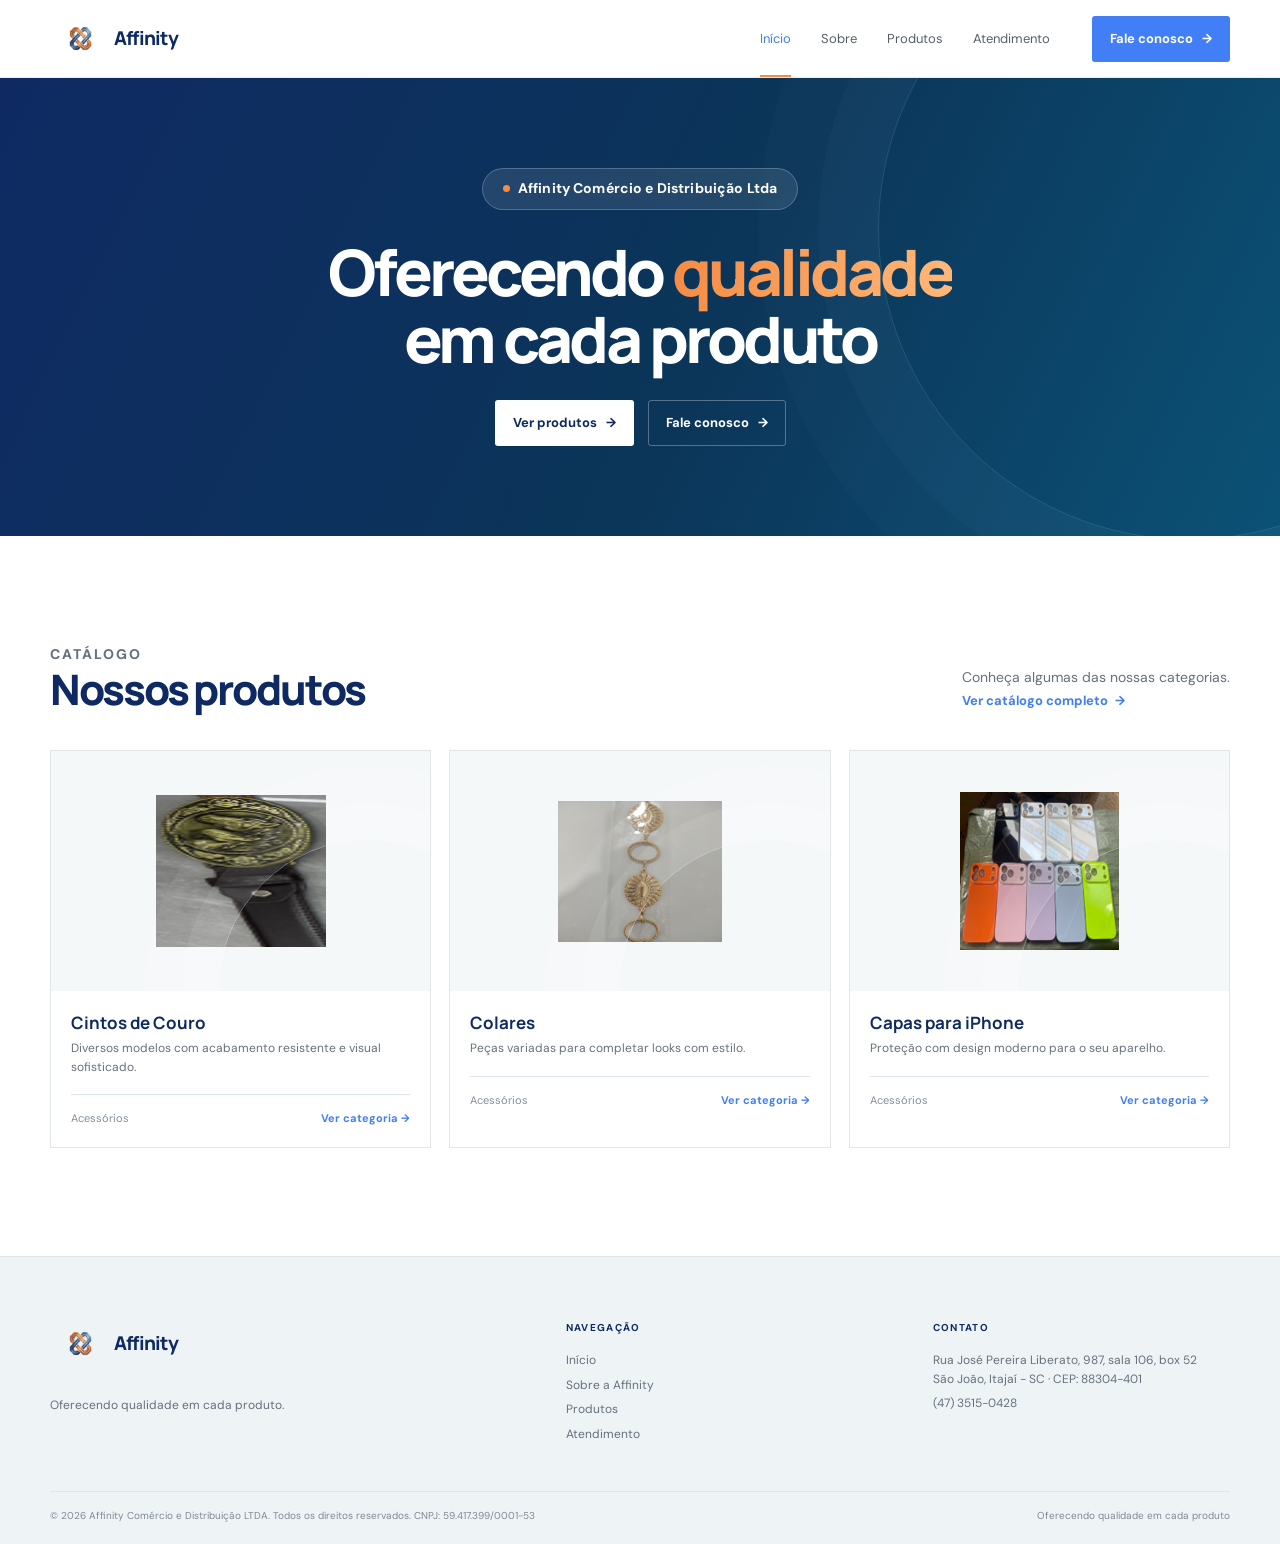
<file: index.html>
<!doctype html>
<html lang="pt-BR">

<head id="html-head">
	<meta charset="UTF-8">
	<meta name="viewport" content="width=device-width, initial-scale=1.0">
	<meta name="theme-color" content="#0d2f51">
	<meta name="description" content="Affinity Comércio e Distribuição Ltda: produtos de qualidade com atendimento ágil e distribuição pontual. Conheça nosso catálogo.">
	<meta name="robots" content="index, follow">
	<link rel="canonical" href="https://affinitycomercio.com.br/">
	<title>Affinity Comércio e Distribuição - Qualidade em cada produto</title>
	<meta property="og:type" content="website">
	<meta property="og:locale" content="pt_BR">
	<meta property="og:site_name" content="Affinity Comércio e Distribuição">
	<meta property="og:title" content="Affinity Comércio e Distribuição - Qualidade em cada produto">
	<meta property="og:description" content="Produtos de qualidade com atendimento ágil e distribuição pontual. Conheça nosso catálogo.">
	<meta property="og:image" content="https://affinitycomercio.com.br/logo_novo.png">
	<meta property="og:url" content="https://affinitycomercio.com.br/">
	<meta name="twitter:card" content="summary">
	<link rel="preconnect" href="https://fonts.googleapis.com">
	<link rel="preconnect" href="https://fonts.gstatic.com" crossorigin>
	<link rel="icon" href="./favicon.ico" type="image/x-icon">
	<link
		href="https://fonts.googleapis.com/css2?family=DM+Sans:wght@400;500;600;700&family=Manrope:wght@600;700;800&display=swap"
		rel="stylesheet">
	<link rel="stylesheet" href="./main.css">
</head>

<body id="html-body">
	<header class="site-header">
		<div class="header-inner">
			<a class="brand" href="./index.html" aria-label="Affinity - página inicial">
				<img class="brand-mark" src="./logo_novo.png" alt="" aria-hidden="true"><span>Affinity</span>
			</a>
			<nav class="main-nav" id="main-nav" aria-label="Navegação principal">
				<a href="./index.html" aria-current="page">Início</a>
				<a href="./sobre.html">Sobre</a>
				<a href="./produtos.html">Produtos</a>
				<a href="./atendimento.html">Atendimento</a>
			</nav>
			<div class="header-actions">
				<a class="btn btn-dark" href="./atendimento.html">
					Fale conosco 
					<span aria-hidden="true">→</span>
				</a>
				<button class="menu-toggle" type="button" aria-controls="main-nav" aria-expanded="false" aria-label="Abrir menu">
					<svg width="22" height="22" viewBox="0 0 24 24" fill="none" stroke="currentColor" stroke-width="1.8">
						<path d="M4 7h16M4 12h16M4 17h16" />
					</svg>
				</button>
			</div>
		</div>
	</header>
	<main id="conteudo">
		<div id="content">
			<section class="hero">
				<div class="container hero-inner-simple">
					<p class="eyebrow-badge">Affinity Comércio e Distribuição Ltda</p>
					<h1>Oferecendo <span>qualidade</span> em cada produto</h1>
					<div class="actions">
						<a class="btn btn-primary" href="#produtos">
							Ver produtos
							<span aria-hidden="true">→</span>
						</a>
						<a class="btn btn-outline" href="./atendimento.html">
							Fale conosco
							<span aria-hidden="true">→</span>
						</a>
					</div>
				</div>
			</section>

			<section class="section" id="produtos">
				<div class="container">
					<div class="section-heading">
						<div>
							<p class="overline section-label">Catálogo</p>
							<h2>Nossos produtos</h2>
						</div>
						<div>
							<p>Conheça algumas das nossas categorias.</p>
							<a class="text-link" href="./produtos.html">
								Ver catálogo completo 
								<span aria-hidden="true">→</span>
							</a>
						</div>
					</div>
					<div class="products-grid">
						<article class="product-card reveal">
							<a href="./produtos.html#cinto-de-couro" aria-label="Ver categoria Cintos de Couro">
								<div class="product-visual product-visual-image">
									<img src="./products/cinto-de-couro/ZX-A-30A.png" alt="Cinto de couro Affinity" loading="lazy">
								</div>
								<div class="product-info">
									<h3>Cintos de Couro</h3>
									<p>Diversos modelos com acabamento resistente e visual sofisticado.</p>
									<div class="product-meta">
										<span>Acessórios</span>
										<strong>
											Ver categoria 
											<span aria-hidden="true">→</span>
										</strong>
									</div>
								</div>
							</a>
						</article>
						<article class="product-card reveal">
							<a href="./produtos.html#colar" aria-label="Ver categoria Colares">
								<div class="product-visual product-visual-image">
									<img src="./products/colar/JN-A46.png" alt="Colar Affinity" loading="lazy">
								</div>
								<div class="product-info">
									<h3>Colares</h3>
									<p>Peças variadas para completar looks com estilo.</p>
									<div class="product-meta">
										<span>Acessórios</span>
										<strong>Ver categoria 
											<span aria-hidden="true">→</span>
										</strong>
									</div>
								</div>
							</a>
						</article>
						<article class="product-card reveal">
							<a href="./produtos.html#capa-iphone" aria-label="Ver categoria Capas para iPhone">
								<div class="product-visual product-visual-image">
									<img src="./products/capa-iphone/6X-15.png" alt="Capa para iPhone Affinity" loading="lazy">
								</div>
								<div class="product-info">
									<h3>Capas para iPhone</h3>
									<p>Proteção com design moderno para o seu aparelho.</p>
									<div class="product-meta">
										<span>Acessórios</span>
										<strong>Ver categoria 
											<span aria-hidden="true">→</span>
										</strong>
									</div>
								</div>
							</a>
						</article>
					</div>
				</div>
			</section>

	<footer class="site-footer">
		<div class="container">
			<div class="footer-grid">
				<div class="footer-brand">
					<a class="brand" href="./index.html" aria-label="Affinity - página inicial">
						<img class="brand-mark" src="./logo_novo.png" alt="" aria-hidden="true">
						<span>Affinity</span>
					</a>
					<p>Oferecendo qualidade em cada produto.</p>
				</div>
				<div class="footer-col">
					<h3>Navegação</h3>
					<a href="./index.html">Início</a>
					<a href="./sobre.html">Sobre a Affinity</a>
					<a href="./produtos.html">Produtos</a>
					<a href="./atendimento.html">Atendimento</a>
				</div>
				<div class="footer-col">
					<h3>Contato</h3>
					<a href="https://maps.google.com/?q=Rua+Jose+Pereira+Liberato+987+Sao+Joao+Itajai+SC+88304-401" target="_blank" rel="noopener">
						Rua José Pereira Liberato, 987, sala 106, box 52<br>São João, Itajaí - SC · CEP: 88304-401
					</a>
					<a href="tel:+554735150428">(47) 3515-0428</a>
				</div>
			</div>
			<div class="footer-bottom">
				<span>© 2026 Affinity Comércio e Distribuição LTDA. Todos os direitos reservados. CNPJ: 59.417.399/0001-53</span>
				<span>Oferecendo qualidade em cada produto</span>
			</div>
		</div>
	</footer>
	<script src="./main.js"></script>
</body>

</html>
</file>
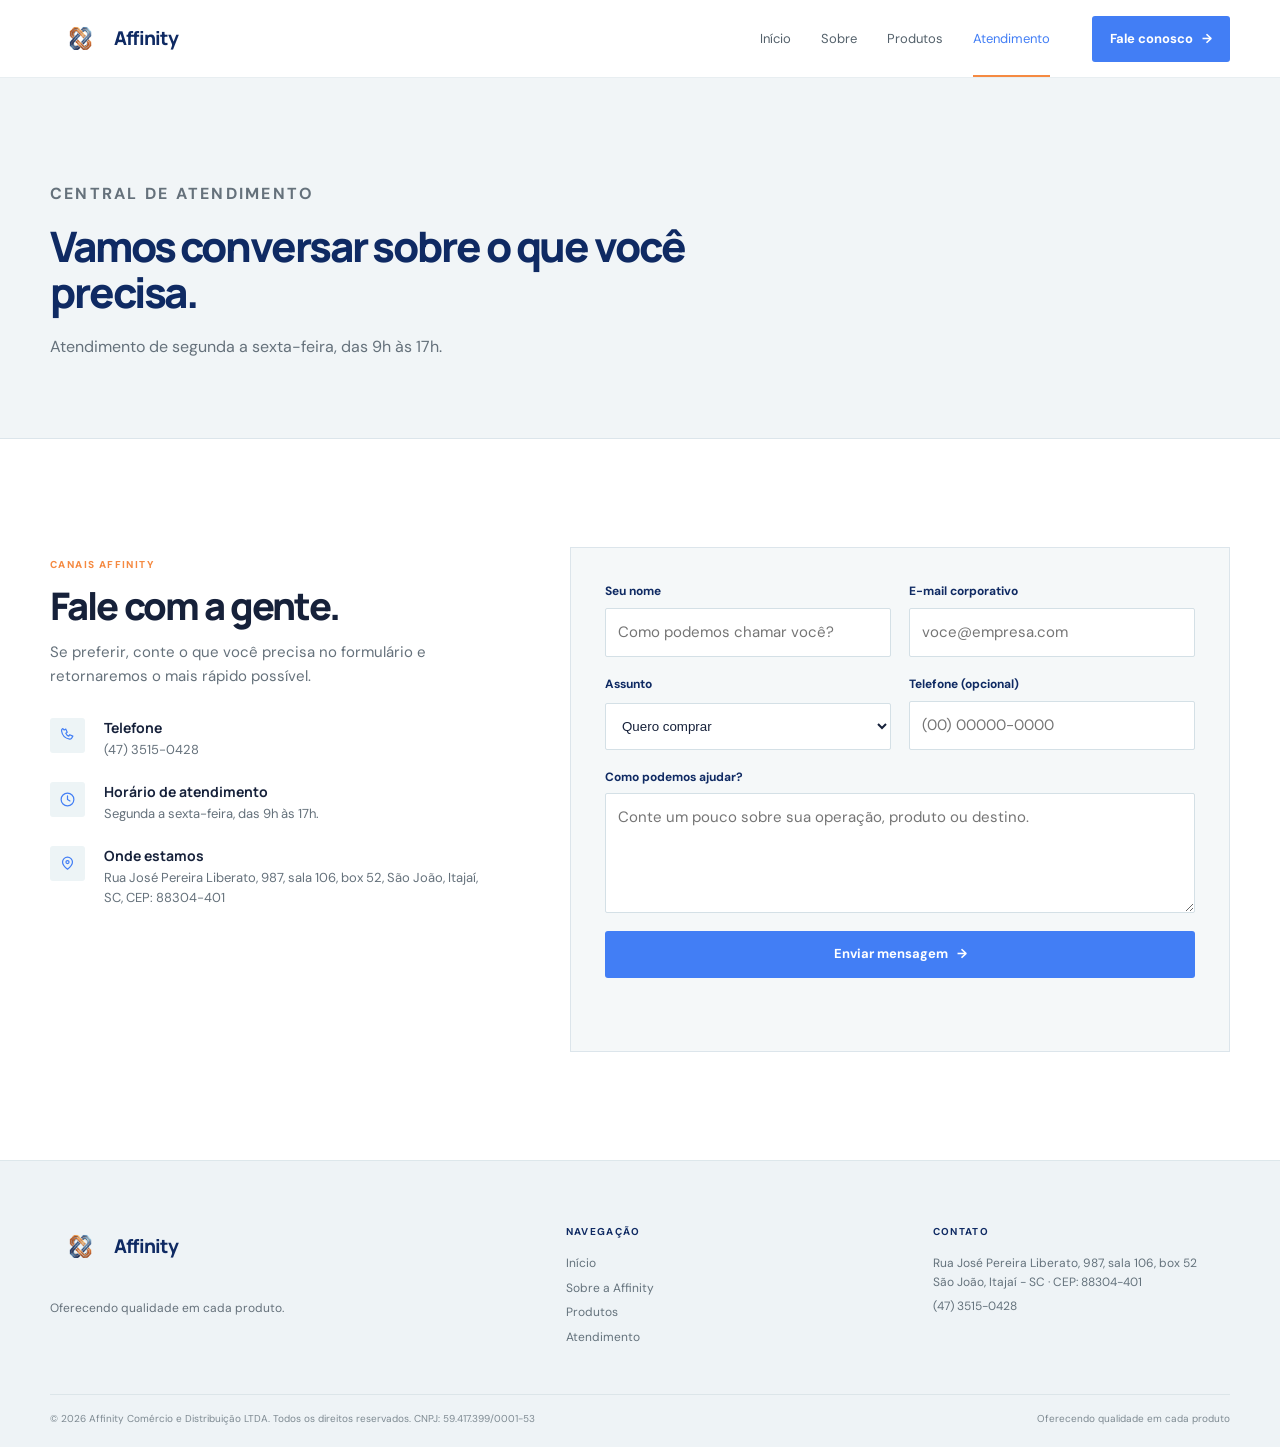
<file: atendimento.html>
<!doctype html>
<html lang="pt-BR">

<head id="html-head">
	<meta charset="UTF-8">
	<meta name="viewport" content="width=device-width, initial-scale=1.0">
	<meta name="theme-color" content="#0d2f51">
	<meta name="description" content="Fale com a Affinity Comércio e Distribuição. Atendimento de segunda a sexta, das 9h às 17h. Telefone, localização e formulário de contato.">
	<meta name="robots" content="index, follow">
	<link rel="canonical" href="https://affinitycomercio.com.br/atendimento.html">
	<title>Atendimento - Affinity | Fale conosco</title>
	<meta property="og:type" content="website">
	<meta property="og:locale" content="pt_BR">
	<meta property="og:site_name" content="Affinity Comércio e Distribuição">
	<meta property="og:title" content="Atendimento - Affinity | Fale conosco">
	<meta property="og:description" content="Fale com a Affinity Comércio e Distribuição. Atendimento de segunda a sexta, das 9h às 17h.">
	<meta property="og:image" content="https://affinitycomercio.com.br/logo_novo.png">
	<meta property="og:url" content="https://affinitycomercio.com.br/atendimento.html">
	<meta name="twitter:card" content="summary">
	<link rel="preconnect" href="https://fonts.googleapis.com">
	<link rel="preconnect" href="https://fonts.gstatic.com" crossorigin>
	<link rel="icon" href="./favicon.ico" type="image/x-icon">
	<link
		href="https://fonts.googleapis.com/css2?family=DM+Sans:wght@400;500;600;700&family=Manrope:wght@600;700;800&display=swap"
		rel="stylesheet">
	<link rel="stylesheet" href="./main.css">
</head>

<body id="html-body">
	<header class="site-header">
		<div class="header-inner">
			<a class="brand" href="./index.html" aria-label="Affinity - página inicial">
				<img class="brand-mark" src="./logo_novo.png" alt="" aria-hidden="true"><span>Affinity</span>
			</a>
			<nav class="main-nav" id="main-nav" aria-label="Navegação principal">
				<a href="./index.html">Início</a>
				<a href="./sobre.html">Sobre</a>
				<a href="./produtos.html">Produtos</a>
				<a href="./atendimento.html" aria-current="page">Atendimento</a>
			</nav>
			<div class="header-actions">
				<a class="btn btn-dark" href="./atendimento.html">
					Fale conosco 
					<span aria-hidden="true">→</span>
				</a>
				<button class="menu-toggle" type="button" aria-controls="main-nav" aria-expanded="false" aria-label="Abrir menu">
					<svg width="22" height="22" viewBox="0 0 24 24" fill="none" stroke="currentColor" stroke-width="1.8">
						<path d="M4 7h16M4 12h16M4 17h16" />
					</svg>
				</button>
			</div>
		</div>
	</header>
	<main id="conteudo">
		<div id="content">
			<section class="page-hero">
				<div class="container">
					<p class="eyebrow">Central de Atendimento</p>
					<h1>Vamos conversar sobre o que você precisa.</h1>
					<p>Atendimento de segunda a sexta-feira, das 9h às 17h.</p>
				</div>
			</section>
			<section class="section">
				<div class="container contact-grid">
					<div>
						<p class="overline">Canais Affinity</p>
						<h2 class="contact-heading">Fale com a gente.</h2>
						<p class="contact-lead">Se preferir, conte o que você precisa no formulário e retornaremos o
							mais rápido possível.</p>
						<div class="contact-list">
							<div class="contact-item">
								<div class="icon-box">
									<svg viewBox="0 0 24 24" fill="none" stroke="currentColor"
										stroke-width="1.7" stroke-linecap="round" stroke-linejoin="round"
										aria-hidden="true">
										<path
											d="M7.3 4.2 9.6 3l2 4.4-2 1.3c.9 2 2.2 3.4 4.2 4.2l1.3-2 4.4 2-1.2 2.3c-.6 1.2-1.9 2-3.3 1.8-6.5-1-10.4-4.9-11.4-11.4-.2-1.4.6-2.7 1.8-3.4Z" />
									</svg>
								</div>
								<div>
									<h3>Telefone</h3>
									<p>(47) 3515-0428</p>
								</div>
							</div>
							<div class="contact-item">
								<div class="icon-box">
									<svg viewBox="0 0 24 24" fill="none" stroke="currentColor"
										stroke-width="1.7" stroke-linecap="round" stroke-linejoin="round"
										aria-hidden="true">
										<circle cx="12" cy="12" r="9" />
										<path d="M12 7v5l3.5 2" />
									</svg>
								</div>
								<div>
									<h3>Horário de atendimento</h3>
									<p>Segunda a sexta-feira, das 9h às 17h.</p>
								</div>
							</div>
							<div class="contact-item">
								<div class="icon-box">
									<svg viewBox="0 0 24 24" fill="none" stroke="currentColor"
										stroke-width="1.7" stroke-linecap="round" stroke-linejoin="round"
										aria-hidden="true">
										<path d="M19 10c0 5-7 10-7 10S5 15 5 10a7 7 0 1 1 14 0Z" />
										<circle cx="12" cy="10" r="2.2" />
									</svg>
								</div>
								<div>
									<h3>Onde estamos</h3>
									<p>Rua José Pereira Liberato, 987, sala 106, box 52, São João, Itajaí, SC, CEP:
										88304-401</p>
								</div>
							</div>
						</div>
					</div>
					<form class="contact-form" id="contact-form">
						<div class="form-grid">
							<div class="field">
								<label for="name">Seu nome</label>
								<input id="name" name="name" autocomplete="name" required placeholder="Como podemos chamar você?">
							</div>
							<div class="field">
								<label for="email">E-mail corporativo</label>
								<input id="email" name="email" type="email" autocomplete="email" required placeholder="voce@empresa.com">
							</div>
							<div class="field">
								<label for="interest">Assunto</label>
								<select id="interest" name="interest">
									<option>Quero comprar</option>
									<option>Quero vender</option>
									<option>Preciso de logística</option>
									<option>Outro assunto</option>
								</select>
							</div>
							<div class="field">
								<label for="phone">Telefone (opcional)</label>
								<input id="phone" name="phone" autocomplete="tel" placeholder="(00) 00000-0000">
							</div>
							<div class="field full">
								<label for="message">Como podemos ajudar?</label>
								<textarea id="message" name="message" required placeholder="Conte um pouco sobre sua operação, produto ou destino."></textarea>
							</div>
							<div class="field full">
								<button class="btn btn-dark" type="submit">
									Enviar mensagem 
									<span aria-hidden="true">→</span>
								</button>
								<p class="form-message" id="form-message" role="status" aria-live="polite"></p>
							</div>
						</div>
					</form>
				</div>
			</section>
		</div>
	</main>
	<footer class="site-footer">
		<div class="container">
			<div class="footer-grid">
				<div class="footer-brand">
					<a class="brand" href="./index.html" aria-label="Affinity - página inicial">
						<img class="brand-mark" src="./logo_novo.png" alt="" aria-hidden="true">
						<span>Affinity</span>
					</a>
					<p>Oferecendo qualidade em cada produto.</p>
				</div>
				<div class="footer-col">
					<h3>Navegação</h3>
					<a href="./index.html">Início</a>
					<a href="./sobre.html">Sobre a Affinity</a>
					<a href="./produtos.html">Produtos</a>
					<a href="./atendimento.html">Atendimento</a>
				</div>
				<div class="footer-col">
					<h3>Contato</h3>
					<a href="https://maps.google.com/?q=Rua+Jose+Pereira+Liberato+987+Sao+Joao+Itajai+SC+88304-401" target="_blank" rel="noopener">
						Rua José Pereira Liberato, 987, sala 106, box 52<br>São João, Itajaí - SC · CEP: 88304-401
					</a>
					<a href="tel:+554735150428">(47) 3515-0428</a>
				</div>
			</div>
			<div class="footer-bottom">
				<span>© 2026 Affinity Comércio e Distribuição LTDA. Todos os direitos reservados. CNPJ: 59.417.399/0001-53</span>
				<span>Oferecendo qualidade em cada produto</span>
			</div>
		</div>
	</footer>
	<script src="./main.js"></script>
</body>

</html>
</file>
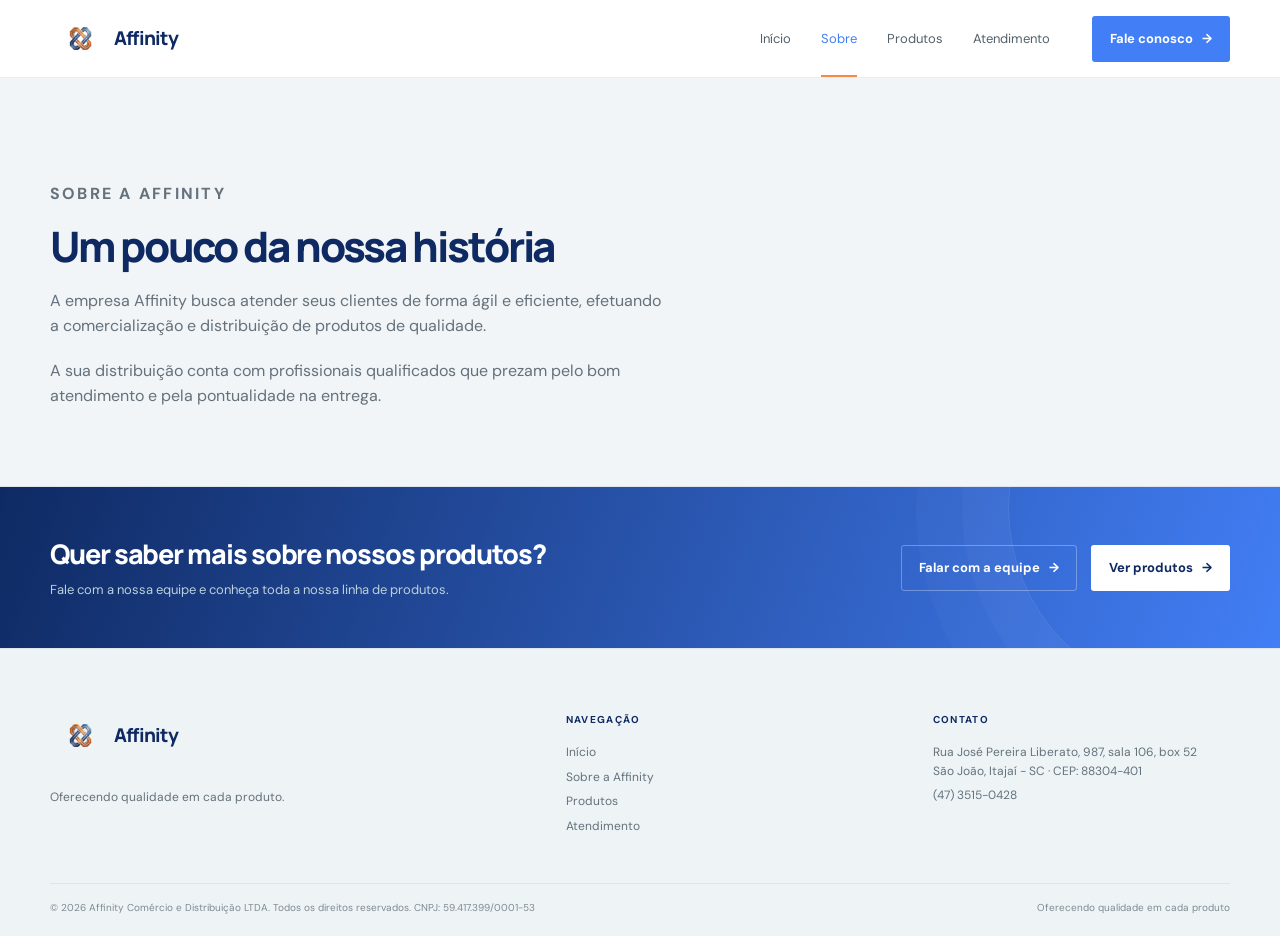
<file: sobre.html>
<!doctype html>
<html lang="pt-BR">

<head id="html-head">
	<meta charset="UTF-8">
	<meta name="viewport" content="width=device-width, initial-scale=1.0">
	<meta name="theme-color" content="#0d2f51">
	<meta name="description" content="Conheça a história da Affinity Comércio e Distribuição Ltda: agilidade, eficiência e profissionais qualificados na entrega de produtos de qualidade.">
	<meta name="robots" content="index, follow">
	<link rel="canonical" href="https://affinitycomercio.com.br/sobre.html">
	<title>Sobre a Affinity | Nossa história</title>
	<meta property="og:type" content="website">
	<meta property="og:locale" content="pt_BR">
	<meta property="og:site_name" content="Affinity Comércio e Distribuição">
	<meta property="og:title" content="Sobre a Affinity | Nossa história">
	<meta property="og:description" content="Conheça a história da Affinity Comércio e Distribuição Ltda: agilidade, eficiência e profissionais qualificados.">
	<meta property="og:image" content="https://affinitycomercio.com.br/logo_novo.png">
	<meta property="og:url" content="https://affinitycomercio.com.br/sobre.html">
	<meta name="twitter:card" content="summary">
	<link rel="preconnect" href="https://fonts.googleapis.com">
	<link rel="preconnect" href="https://fonts.gstatic.com" crossorigin>
	<link rel="icon" href="./favicon.ico" type="image/x-icon">
	<link
		href="https://fonts.googleapis.com/css2?family=DM+Sans:wght@400;500;600;700&family=Manrope:wght@600;700;800&display=swap"
		rel="stylesheet">
	<link rel="stylesheet" href="./main.css">
</head>

<body id="html-body">
	<header class="site-header">
		<div class="header-inner">
			<a class="brand" href="./index.html" aria-label="Affinity - página inicial">
				<img class="brand-mark" src="./logo_novo.png" alt="" aria-hidden="true"><span>Affinity</span>
			</a>
			<nav class="main-nav" id="main-nav" aria-label="Navegação principal">
				<a href="./index.html">Início</a>
				<a href="./sobre.html" aria-current="page">Sobre</a>
				<a href="./produtos.html">Produtos</a>
				<a href="./atendimento.html">Atendimento</a>
			</nav>
			<div class="header-actions">
				<a class="btn btn-dark" href="./atendimento.html">
					Fale conosco
					<span aria-hidden="true">→</span>
				</a>
				<button class="menu-toggle" type="button" aria-controls="main-nav" aria-expanded="false"
					aria-label="Abrir menu">
					<svg width="22" height="22" viewBox="0 0 24 24" fill="none" stroke="currentColor"
						stroke-width="1.8">
						<path d="M4 7h16M4 12h16M4 17h16" />
					</svg>
				</button>
			</div>
		</div>
	</header>
	<main id="conteudo">
		<div id="content">
			<section class="page-hero">
				<div class="container">
					<p class="eyebrow">Sobre a Affinity</p>
					<h1>Um pouco da nossa história</h1>
					<p>A empresa Affinity busca atender seus clientes de forma ágil e eficiente, efetuando a
						comercialização e distribuição de produtos de qualidade.</p>
					<p>A sua distribuição conta com profissionais qualificados que prezam pelo bom atendimento e
						pela pontualidade na entrega.</p>
				</div>
			</section>
			<section class="cta">
				<div class="container cta-inner">
					<div>
						<h2>Quer saber mais sobre nossos produtos?</h2>
						<p>Fale com a nossa equipe e conheça toda a nossa linha de produtos.</p>
					</div>
					<div class="actions">
						<a class="btn btn-outline" href="./atendimento.html">
							Falar com a equipe
							<span aria-hidden="true">→</span>
						</a>
						<a class="btn btn-primary" href="./produtos.html">
							Ver produtos
							<span aria-hidden="true">→</span>
						</a>
					</div>
				</div>
			</section>
		</div>
	</main>
	<footer class="site-footer">
		<div class="container">
			<div class="footer-grid">
				<div class="footer-brand">
					<a class="brand" href="./index.html" aria-label="Affinity - página inicial">
						<img class="brand-mark" src="./logo_novo.png" alt="" aria-hidden="true">
						<span>Affinity</span>
					</a>
					<p>Oferecendo qualidade em cada produto.</p>
				</div>
				<div class="footer-col">
					<h3>Navegação</h3>
					<a href="./index.html">Início</a>
					<a href="./sobre.html">Sobre a Affinity</a>
					<a href="./produtos.html">Produtos</a>
					<a href="./atendimento.html">Atendimento</a>
				</div>
				<div class="footer-col">
					<h3>Contato</h3>
					<a href="https://maps.google.com/?q=Rua+Jose+Pereira+Liberato+987+Sao+Joao+Itajai+SC+88304-401" target="_blank" rel="noopener">
						Rua José Pereira Liberato, 987, sala 106, box 52<br>São João, Itajaí - SC · CEP: 88304-401
					</a>
					<a href="tel:+554735150428">(47) 3515-0428</a>
				</div>
			</div>
			<div class="footer-bottom">
				<span>© 2026 Affinity Comércio e Distribuição LTDA. Todos os direitos reservados. CNPJ: 59.417.399/0001-53</span>
				<span>Oferecendo qualidade em cada produto</span>
			</div>
		</div>
	</footer>
	<script src="./main.js"></script>
</body>

</html>
</file>
<file: main.css>
:root {
  --navy-950: #0f2a63;
  --navy-900: #15367a;
  --navy-800: #1c4493;
  --ocean: #427ef5;
  --blue: #427ef5;
  --sky: #e8f0ff;
  --ink: #16213a;
  --muted: #65717b;
  --line: #dce5eb;
  --paper: #f7f9fa;
  --soft: #eef3f6;
  --white: #fff;
  --gold: #f58a42;
  --gold-soft: #fde3cc;
  --shadow: 0 12px 30px rgba(12, 39, 60, .08);
  --radius: 4px;
  --max: 1180px;
}

* { box-sizing: border-box; }
html { scroll-behavior: smooth; }
body { margin: 0; background: var(--white); color: var(--ink); font-family: 'DM Sans', system-ui, sans-serif; font-size: 15px; line-height: 1.55; }
a { color: inherit; text-decoration: none; }
button, input, textarea { font: inherit; }
button, a { -webkit-tap-highlight-color: transparent; }
button { cursor: pointer; }
img { max-width: 100%; }
:focus-visible { outline: 3px solid #e3b56b; outline-offset: 3px; }
.skip-link { position: fixed; z-index: 100; top: 12px; left: 12px; transform: translateY(-160%); background: var(--navy-950); color: white; padding: 10px 15px; border-radius: 3px; transition: transform .2s; }
.skip-link:focus { transform: translateY(0); }

.site-header { position: relative; z-index: 10; background: rgba(255,255,255,.97); border-bottom: 1px solid #e8eef1; }
.header-inner { width: min(calc(100% - 48px), var(--max)); min-height: 76px; margin: 0 auto; display: flex; align-items: center; gap: 42px; }
.brand { display: inline-flex; align-items: center; gap: 4px; font-family: Manrope, sans-serif; font-weight: 800; letter-spacing: -.04em; color: var(--navy-950); font-size: 19px; white-space: nowrap; }
.brand-mark { display: inline-block; width: 60px; height: 60px; object-fit: contain; border-radius: 6px; flex-shrink: 0; }
.main-nav { display: flex; align-items: center; gap: 30px; margin-left: auto; }
.main-nav a { font-size: 13px; color: #54616b; padding: 29px 0 26px; border-bottom: 2px solid transparent; transition: color .2s, border-color .2s; }
.main-nav a:hover, .main-nav a[aria-current='page'] { color: var(--ocean); border-color: var(--gold); }
.header-actions { display: flex; align-items: center; gap: 12px; }
.lang { appearance: none; border: 1px solid var(--line); color: #64717c; background: white; border-radius: 3px; padding: 9px 28px 9px 11px; font-size: 12px; background-image: linear-gradient(45deg, transparent 50%, #83909a 50%), linear-gradient(135deg, #83909a 50%, transparent 50%); background-position: calc(100% - 14px) 14px, calc(100% - 10px) 14px; background-size: 4px 4px, 4px 4px; background-repeat: no-repeat; }
.menu-toggle { display: none; border: 0; background: transparent; color: var(--navy-900); padding: 8px; }

.container { width: min(calc(100% - 48px), var(--max)); margin-inline: auto; }
.hero { background: linear-gradient(116deg, var(--navy-950) 0%, #0b3559 55%, #0b5276 100%); color: white; position: relative; overflow: hidden; }
.hero::after { content: ''; position: absolute; width: 620px; height: 620px; right: -220px; top: -160px; border: 1px solid rgba(167,211,222,.17); border-radius: 50%; box-shadow: 0 0 0 60px rgba(167,211,222,.025), 0 0 0 120px rgba(167,211,222,.02); pointer-events: none; }
.hero-inner { min-height: 462px; display: grid; grid-template-columns: 1fr 1fr; align-items: center; gap: 70px; padding-top: 45px; padding-bottom: 38px; position: relative; z-index: 1; }
.hero-inner-simple { display: flex; flex-direction: column; align-items: center; text-align: center; gap: 28px; padding: 90px 0; position: relative; z-index: 1; }
.hero-inner-simple .eyebrow-badge { display: inline-flex; align-items: center; gap: 8px; text-transform: none; font-size: 14px; font-weight: 700; letter-spacing: .01em; color: #fff; background: rgba(255,255,255,.1); border: 1px solid rgba(255,255,255,.22); padding: 9px 20px; border-radius: 999px; margin: 0; backdrop-filter: blur(6px); }
.hero-inner-simple .eyebrow-badge::before { content: ''; width: 7px; height: 7px; border-radius: 50%; background: var(--gold); flex-shrink: 0; }
.hero-inner-simple h1 { font: 800 clamp(34px, 5.5vw, 56px)/1.15 Manrope, sans-serif; letter-spacing: -.04em; margin: 0; max-width: 820px; }
.hero-inner-simple .actions { margin: 0; }
.hero-inner-simple h1 span { background: linear-gradient(100deg, var(--gold), #ffb87a); -webkit-background-clip: text; background-clip: text; color: transparent; }
.info-panel p + p { margin-top: 10px; }
.eyebrow { text-transform: uppercase; letter-spacing: .14em; font-weight: 700; font-size: 10px; color: var(--gold); margin: 0 0 18px; }
.hero h1 { max-width: 660px; margin: 0; font: 800 clamp(38px, 5vw, 64px)/1.05 Manrope, sans-serif; letter-spacing: -.055em; }
.hero-copy { color: #c9dbe7; max-width: 490px; font-size: 16px; margin: 23px 0 28px; }
.actions { display: flex; align-items: center; gap: 14px; flex-wrap: wrap; }
.btn { border: 1px solid transparent; border-radius: 3px; display: inline-flex; align-items: center; justify-content: center; gap: 9px; font-size: 13px; font-weight: 700; padding: 12px 17px; min-height: 44px; transition: transform .2s, background .2s, color .2s, border-color .2s; }
.btn:hover { transform: translateY(-2px); }
.btn-primary { color: var(--navy-950); background: #fff; }
.btn-primary:hover { background: #e7f4f6; }
.btn-dark { color: white; background: var(--ocean); }
.btn-dark:hover { background: #14638e; }
.btn-outline { color: white; border-color: rgba(255,255,255,.3); background: transparent; }
.btn-outline:hover { border-color: var(--gold); color: #f7e6bc; }
.btn-soft { color: var(--ocean); background: var(--soft); border-color: var(--line); }
.hero-panel { justify-self: end; width: min(100%, 390px); padding: 22px; border: 1px solid rgba(214,238,240,.2); background: rgba(3,24,43,.22); box-shadow: 0 24px 60px rgba(0,0,0,.13); backdrop-filter: blur(4px); }
.panel-top { display: flex; justify-content: space-between; color: #cbdfe8; font-size: 11px; border-bottom: 1px solid rgba(255,255,255,.14); padding-bottom: 16px; margin-bottom: 15px; }
.route-map { position: relative; height: 170px; background: radial-gradient(circle at 22% 28%, rgba(131,205,215,.16) 0 3px, transparent 4px), radial-gradient(circle at 77% 70%, rgba(131,205,215,.25) 0 3px, transparent 4px), linear-gradient(145deg, transparent 49.7%, rgba(197,224,226,.28) 50%, transparent 50.5%); background-size: auto, auto, 250px 155px; }
.route-map::before, .route-map::after { content: ''; position: absolute; height: 1px; background: linear-gradient(90deg, transparent, var(--gold), transparent); transform-origin: left; }
.route-map::before { width: 72%; left: 23%; top: 45%; transform: rotate(18deg); }
.route-map::after { width: 54%; left: 25%; top: 46%; transform: rotate(-30deg); opacity: .55; }
.pin { position: absolute; width: 8px; height: 8px; border: 2px solid #d5eef0; border-radius: 50%; background: var(--ocean); box-shadow: 0 0 0 4px rgba(213,238,240,.12); }
.pin.one { top: 35%; left: 20%; }.pin.two { bottom: 21%; right: 20%; }.pin.three { top: 52%; left: 50%; }
.stats { display: grid; grid-template-columns: repeat(4, 1fr); gap: 30px; border-top: 1px solid rgba(255,255,255,.16); padding-top: 22px; margin-top: 35px; grid-column: 1 / -1; }
.stat strong { font: 800 28px/1 Manrope, sans-serif; display: block; }.stat span { color: #a4bfcc; font-size: 11px; }

.section { padding: 108px 0; }.section-soft { background: var(--paper); }.section-bluegray { background: #eef4f6; }
.section-heading { display: flex; align-items: end; justify-content: space-between; gap: 30px; margin-bottom: 38px; }
.section-heading h2, .page-hero h1 { color: var(--navy-950); font: 800 clamp(28px, 3.4vw, 42px)/1.1 Manrope, sans-serif; letter-spacing: -.05em; margin: 0; }
.section-heading p { color: var(--muted); max-width: 480px; margin: 0; font-size: 14px; }.section-label { margin-bottom: 12px; }
.overline { font-size: 10px; letter-spacing: .14em; text-transform: uppercase; font-weight: 800; color: var(--gold); }
.text-link { color: var(--ocean); font-size: 13px; font-weight: 700; display: inline-flex; gap: 7px; align-items: center; white-space: nowrap; }.text-link span { transition: transform .2s; }.text-link:hover span { transform: translateX(4px); }
.solutions { display: grid; grid-template-columns: repeat(4, 1fr); gap: 14px; }.solution-card { background: #fff; min-height: 224px; padding: 24px 20px; border: 1px solid #e5ebee; box-shadow: var(--shadow); transition: transform .22s, box-shadow .22s; }.solution-card:hover { transform: translateY(-5px); box-shadow: 0 20px 40px rgba(12,39,60,.13); }.icon-box { width: 35px; height: 35px; display: grid; place-items: center; color: var(--ocean); background: #edf4f6; margin-bottom: 24px; border-radius: 3px; }.icon-box svg { width: 17px; height: 17px; }.solution-card h3 { font: 700 15px Manrope, sans-serif; margin: 0 0 10px; color: var(--navy-950); }.solution-card p { margin: 0; font-size: 12px; color: #75818a; }

.products-grid { display: grid; grid-template-columns: repeat(3, 1fr); gap: 18px; }.product-card { border: 1px solid #e0e7eb; background: #fff; min-width: 0; transition: transform .2s, box-shadow .2s; }.product-card:hover { transform: translateY(-5px); box-shadow: var(--shadow); }.product-visual { height: 240px; padding: 18px; position: relative; overflow: hidden; }.visual-cotton { background: linear-gradient(135deg,#e9dcc4,#c5a66d); }.visual-coffee { background: linear-gradient(135deg,#503527,#9b6543); }.visual-soy { background: linear-gradient(135deg,#a7b98a,#596f4d); }.product-visual::after { content: ''; position: absolute; width: 300px; height: 300px; border: 1px solid rgba(255,255,255,.34); border-radius: 50%; right: -90px; bottom: -150px; box-shadow: 0 0 0 36px rgba(255,255,255,.08), 0 0 0 74px rgba(255,255,255,.05); }.product-type { position: relative; z-index: 1; color: rgba(255,255,255,.84); font-size: 10px; letter-spacing: .14em; text-transform: uppercase; font-weight: 700; }.product-stamp { position: absolute; z-index: 1; left: 22px; bottom: 20px; color: #fff; font: 800 24px Manrope, sans-serif; letter-spacing: -.05em; }.product-info { padding: 20px; }.product-info h3 { margin: 0 0 5px; font: 700 17px Manrope, sans-serif; color: var(--navy-950); }.product-info p { margin: 0 0 18px; color: var(--muted); font-size: 12px; }.product-meta { display: flex; justify-content: space-between; gap: 10px; padding-top: 15px; border-top: 1px solid var(--line); color: #81909b; font-size: 11px; }.product-meta strong { color: var(--ocean); font-weight: 700; }

.about-grid { display: grid; grid-template-columns: 1fr 1fr; gap: 100px; align-items: center; }.about-copy h2 { margin: 11px 0 16px; font: 800 38px/1.1 Manrope, sans-serif; letter-spacing: -.05em; }.about-copy > p { max-width: 500px; color: var(--muted); }.check-list { padding: 0; list-style: none; display: grid; gap: 8px; margin: 23px 0 28px; }.check-list li { color: #56646f; font-size: 13px; display: flex; gap: 9px; align-items: start; }.check-list li::before { content: '＋'; color: var(--gold); font-weight: 700; line-height: 1.1; }.about-cards { display: grid; gap: 14px; }.about-card { background: #fff; border: 1px solid #dce6eb; padding: 21px 23px; box-shadow: var(--shadow); display: grid; grid-template-columns: 35px 1fr; gap: 15px; }.about-card .icon-box { margin: 0; background: #f1f4ee; color: #6b7656; }.about-card h3 { margin: 0 0 5px; font: 700 14px Manrope, sans-serif; }.about-card p { color: var(--muted); font-size: 12px; margin: 0; }

.cta { background: linear-gradient(110deg, var(--navy-950), var(--ocean)); color: #fff; position: relative; overflow: hidden; }.cta::after { content: ''; position: absolute; width: 380px; height: 380px; border: 1px solid rgba(255,255,255,.11); border-radius: 50%; right: -110px; top: -170px; box-shadow: 0 0 0 46px rgba(255,255,255,.025), 0 0 0 92px rgba(255,255,255,.018); }.cta-inner { padding: 48px 0; position: relative; z-index: 1; display: flex; align-items: center; justify-content: space-between; gap: 35px; }.cta h2 { font: 800 27px Manrope, sans-serif; letter-spacing: -.04em; margin: 0 0 8px; }.cta p { color: #bad1dc; font-size: 13px; margin: 0; max-width: 530px; }.cta .actions { flex-shrink: 0; }

.page-hero { background: #f1f5f7; border-bottom: 1px solid var(--line); padding: 84px 0 78px; }.page-hero .eyebrow { margin-bottom: 16px; }.page-hero h1 { max-width: 750px; }.page-hero p { max-width: 620px; color: var(--muted); font-size: 16px; margin: 20px 0 0; }
.detail-layout { display: grid; grid-template-columns: 1.1fr .9fr; gap: 80px; align-items: start; }.detail-visual { min-height: 490px; position: relative; display: flex; align-items: end; padding: 34px; overflow: hidden; }.detail-visual::after { content: ''; position: absolute; width: 610px; height: 610px; border: 1px solid rgba(255,255,255,.32); border-radius: 50%; right: -210px; bottom: -300px; box-shadow: 0 0 0 75px rgba(255,255,255,.09), 0 0 0 150px rgba(255,255,255,.06); }.detail-visual > div { position: relative; z-index: 1; color: #fff; }.detail-visual strong { display: block; font: 800 54px/1 Manrope, sans-serif; letter-spacing: -.07em; }.detail-visual span { display: block; margin-top: 10px; letter-spacing: .15em; text-transform: uppercase; font-size: 11px; color: rgba(255,255,255,.78); }.detail-copy h1 { font: 800 44px/1.05 Manrope, sans-serif; letter-spacing: -.06em; margin: 12px 0 18px; color: var(--navy-950); }.detail-copy > p { color: var(--muted); font-size: 16px; }.detail-specs { border-top: 1px solid var(--line); margin: 30px 0; display: grid; grid-template-columns: repeat(2, 1fr); }.detail-spec { padding: 17px 0; border-bottom: 1px solid var(--line); }.detail-spec:nth-child(odd) { margin-right: 25px; }.detail-spec span { display: block; color: var(--muted); font-size: 11px; margin-bottom: 3px; }.detail-spec strong { color: var(--navy-950); font: 700 15px Manrope, sans-serif; }
.info-grid { display: grid; grid-template-columns: repeat(3,1fr); gap: 16px; }.info-panel { background: #fff; border: 1px solid var(--line); padding: 25px; }.info-panel h3 { font: 700 17px Manrope, sans-serif; margin: 0 0 10px; }.info-panel p { color: var(--muted); font-size: 13px; margin: 0; }

.catalog-layout { display: grid; grid-template-columns: 280px 1fr; gap: 40px; align-items: start; }
.catalog-tree { list-style: none; margin: 0; padding: 0; display: grid; gap: 4px; position: sticky; top: 90px; max-height: calc(100vh - 110px); overflow-y: auto; }
.catalog-tree-link { width: 100%; display: flex; align-items: center; justify-content: space-between; gap: 10px; text-align: left; border: 1px solid transparent; border-radius: 3px; background: transparent; padding: 11px 14px; font-size: 13px; font-weight: 600; color: #4c5861; transition: background .15s, color .15s, border-color .15s; }
.catalog-tree-link:hover { background: var(--soft); color: var(--navy-950); }
.catalog-tree-link.active { background: var(--sky); border-color: #cfe0fb; color: var(--ocean); }
.catalog-tree-count { font-size: 11px; font-weight: 700; color: #8b97a1; background: #eef1f3; border-radius: 999px; padding: 2px 8px; flex-shrink: 0; }
.catalog-tree-link.active .catalog-tree-count { background: #fff; color: var(--ocean); }
.catalog-category-header { display: flex; align-items: baseline; justify-content: space-between; gap: 16px; margin-bottom: 20px; border-bottom: 1px solid var(--line); padding-bottom: 16px; }
.catalog-category-header h3 { margin: 0; font: 800 22px Manrope, sans-serif; color: var(--navy-950); letter-spacing: -.03em; }
.catalog-category-header span { font-size: 12px; color: var(--muted); white-space: nowrap; }
.catalog-grid { display: grid; grid-template-columns: repeat(auto-fill, minmax(170px, 1fr)); gap: 16px; }
.catalog-item { display: block; width: 100%; text-align: left; border: 1px solid var(--line); background: #fff; border-radius: 4px; overflow: hidden; padding: 0; transition: transform .2s, box-shadow .2s; }
.catalog-item:hover { transform: translateY(-4px); box-shadow: var(--shadow); }
.catalog-item-image { display: flex; align-items: center; justify-content: center; aspect-ratio: 1; background: #f5f8f9; padding: 16px; }
.catalog-item-image img { max-width: 100%; max-height: 100%; object-fit: contain; }
.catalog-item-label { display: block; padding: 10px 12px; font-size: 12px; font-weight: 700; color: var(--navy-950); text-align: center; border-top: 1px solid var(--line); }

.lightbox { position: fixed; inset: 0; z-index: 200; display: flex; align-items: center; justify-content: center; padding: 30px; background: rgba(10,22,38,.88); }
.lightbox[hidden] { display: none; }
.lightbox figure { margin: 0; max-width: min(92vw, 640px); background: #fff; border-radius: 6px; overflow: hidden; text-align: center; }
.lightbox img { display: block; width: 100%; max-height: 66vh; object-fit: contain; background: #f5f8f9; }
.lightbox figcaption { padding: 16px 20px; font: 700 14px Manrope, sans-serif; color: var(--navy-950); }
.lightbox-close { position: absolute; top: 24px; right: 28px; width: 42px; height: 42px; border-radius: 50%; border: 1px solid rgba(255,255,255,.3); background: rgba(255,255,255,.12); color: #fff; font-size: 22px; line-height: 1; }
.lightbox-close:hover { background: rgba(255,255,255,.22); }
.product-visual-image { background: #f5f8f9; display: flex; align-items: center; justify-content: center; padding: 26px; }
.product-visual-image img { max-width: 100%; max-height: 100%; object-fit: contain; }
.contact-grid { display: grid; grid-template-columns: .8fr 1.2fr; gap: 80px; align-items: start; }.contact-heading { font: 800 38px/1.1 Manrope, sans-serif; margin: 12px 0 15px; letter-spacing: -.05em; }.contact-lead { color: var(--muted); }.contact-list { display: grid; gap: 22px; margin-top: 30px; }.contact-item { display: grid; grid-template-columns: 40px 1fr; gap: 14px; }.contact-item .icon-box { margin: 0; }.contact-item h3 { margin: 0 0 3px; font: 700 14px Manrope, sans-serif; }.contact-item p { color: var(--muted); font-size: 13px; margin: 0; }.contact-form { background: #f5f8f9; border: 1px solid var(--line); padding: 34px; }.form-grid { display: grid; grid-template-columns: repeat(2,1fr); gap: 18px; }.field { display: grid; gap: 7px; }.field.full { grid-column: 1 / -1; }.field label { color: var(--navy-950); font-weight: 700; font-size: 12px; }.field input, .field textarea, .field select { border: 1px solid #d4e0e6; border-radius: 2px; background: #fff; padding: 12px; color: var(--ink); min-height: 44px; }.field textarea { min-height: 120px; resize: vertical; }.form-message { color: #39724f; font-size: 12px; margin: 14px 0 0; min-height: 18px; }

.site-footer { background: #eef3f6; border-top: 1px solid #dde7eb; padding: 56px 0 20px; }.footer-grid { display: grid; grid-template-columns: 1.5fr 1fr 1fr; gap: 70px; padding-bottom: 42px; }.footer-brand p { color: var(--muted); font-size: 12px; max-width: 235px; margin: 15px 0 0; }.footer-col h3 { color: var(--navy-950); font-size: 10px; letter-spacing: .13em; text-transform: uppercase; margin: 7px 0 15px; }.footer-col a, .footer-col p { display: block; color: #64727c; font-size: 12px; margin: 6px 0; }.footer-col a:hover { color: var(--ocean); }.footer-bottom { border-top: 1px solid #dce5e9; padding-top: 16px; display: flex; justify-content: space-between; gap: 15px; color: #7e8a92; font-size: 10px; }

.reveal { opacity: 0; transform: translateY(14px); transition: opacity .6s ease, transform .6s ease; }.reveal.visible { opacity: 1; transform: translateY(0); }
@media (max-width: 900px) { .header-inner { gap: 20px; }.main-nav { gap: 17px; }.hero-inner { gap: 35px; }.solutions { grid-template-columns: repeat(2,1fr); }.about-grid, .contact-grid { gap: 45px; }.detail-layout { gap: 35px; }.catalog-layout { grid-template-columns: 1fr; }.catalog-tree { position: static; max-height: none; display: flex; overflow-x: auto; gap: 8px; padding-bottom: 6px; }.catalog-tree-item { flex-shrink: 0; }.catalog-tree-link { white-space: nowrap; } }
@media (max-width: 700px) {
  body { font-size: 14px; }.container, .header-inner { width: min(calc(100% - 32px), var(--max)); }.header-inner { min-height: 67px; justify-content: space-between; }.main-nav { display: none; position: absolute; top: 67px; left: 0; right: 0; background: #fff; padding: 10px 16px 18px; border-bottom: 1px solid var(--line); box-shadow: var(--shadow); flex-direction: column; align-items: stretch; gap: 0; }.main-nav.is-open { display: flex; }.main-nav a { padding: 13px 0; border-bottom: 1px solid #eef2f4; }.header-actions { margin-left: auto; }.header-actions .lang { display: none; }.menu-toggle { display: block; }.hero-inner { min-height: auto; display: block; padding: 72px 0 28px; }.hero h1 { font-size: 40px; }.hero-copy { font-size: 14px; }.hero-panel { margin-top: 45px; width: 100%; }.stats { margin-top: 30px; gap: 12px; }.stat strong { font-size: 21px; }.stat span { font-size: 9px; }.section { padding: 72px 0; }.section-heading { display: block; margin-bottom: 28px; }.section-heading p { margin-top: 13px; }.section-heading .text-link { margin-top: 18px; }.solutions, .products-grid, .info-grid { grid-template-columns: 1fr; }.solution-card { min-height: 0; }.product-visual { height: 220px; }.about-grid, .detail-layout, .contact-grid { grid-template-columns: 1fr; }.about-copy h2 { font-size: 32px; }.about-cards { margin-top: 6px; }.cta-inner { display: block; padding: 40px 0; }.cta .actions { margin-top: 23px; }.page-hero { padding: 60px 0 54px; }.page-hero h1 { font-size: 35px; }.detail-visual { min-height: 320px; }.detail-copy h1 { font-size: 36px; }.form-grid { grid-template-columns: 1fr; }.field.full { grid-column: auto; }.contact-form { padding: 22px 18px; }.footer-grid { grid-template-columns: 1fr 1fr; gap: 30px; }.footer-brand { grid-column: 1 / -1; }.footer-bottom { display: block; }.footer-bottom span { display: block; margin-top: 7px; }.catalog-grid { grid-template-columns: repeat(auto-fill, minmax(130px, 1fr)); gap: 10px; }.catalog-category-header { display: block; }.catalog-category-header span { display: block; margin-top: 4px; }
}
@media (prefers-reduced-motion: reduce) { *, *::before, *::after { scroll-behavior: auto !important; transition-duration: .01ms !important; animation-duration: .01ms !important; } .reveal { opacity: 1; transform: none; } }

/* Utility classes added to replace inline styles in templates */
.detail-layout-spaced { margin-top: 34px; }

.error-404 { min-height: 56vh; display: flex; align-items: center; }
.error-404-inner { text-align: center; display: flex; flex-direction: column; align-items: center; gap: 18px; max-width: 560px; margin: 0 auto; }
.error-404-inner h1 { color: var(--navy-950); font: 800 clamp(48px, 9vw, 96px)/1 Manrope, sans-serif; letter-spacing: -.05em; margin: 0; }
.error-404-inner p { color: var(--muted); font-size: 15px; margin: 0; }
.error-404-inner .actions { margin-top: 10px; }
.error-404-inner .btn-outline { color: var(--navy-950); border-color: var(--line); }
.error-404-inner .btn-outline:hover { border-color: var(--gold); color: var(--ocean); }
</file>
